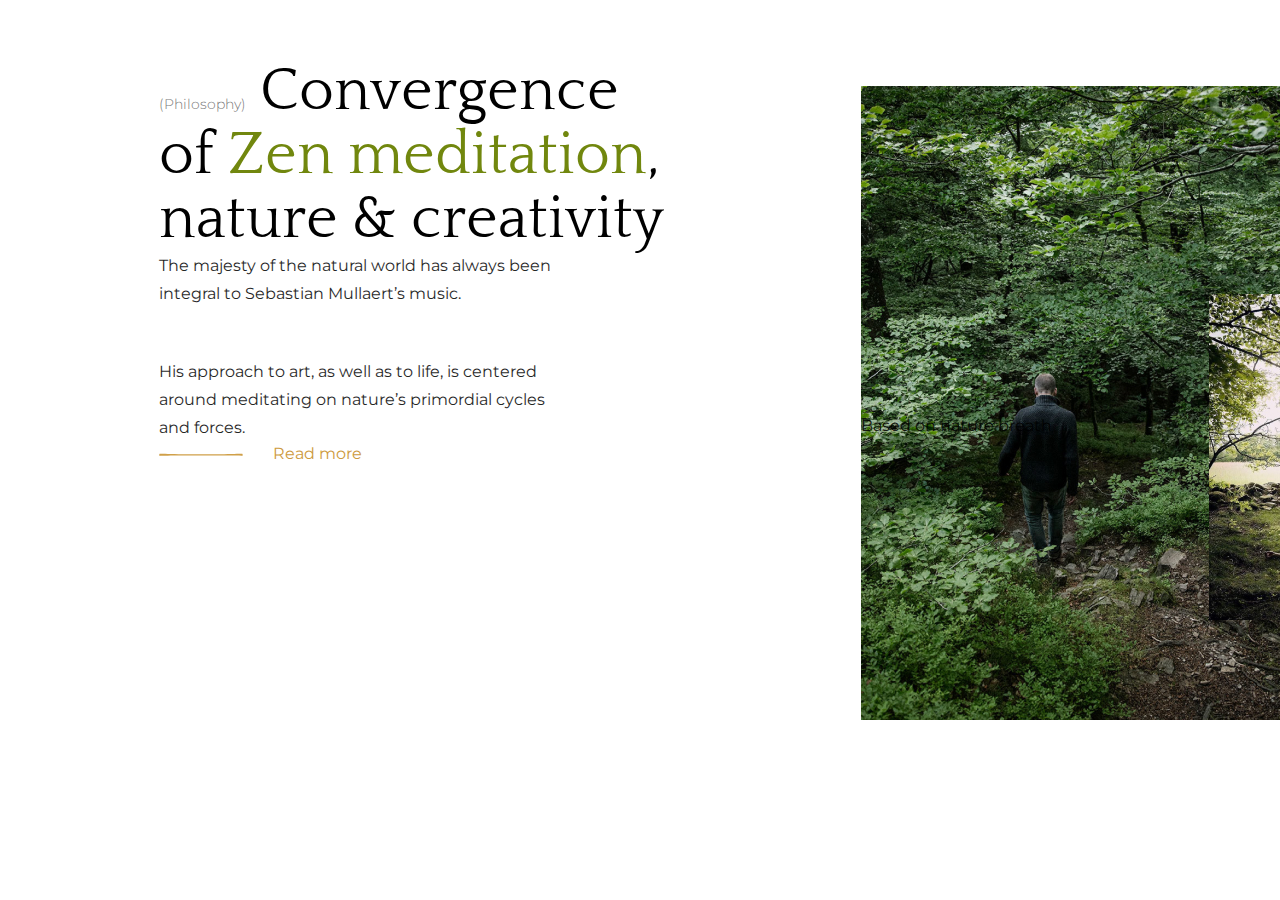
<file: 4.1 + 4.2 homeworks/index.html>
<!DOCTYPE html>
<html lang="en">
<head>
    <meta charset="UTF-8">
    <link rel="stylesheet" href="styles/styles.css">
    <link rel="preconnect" href="https://fonts.googleapis.com"><link rel="preconnect" href="https://fonts.gstatic.com" crossorigin><link href="https://fonts.googleapis.com/css2?family=Montserrat:wght@300&family=Quattrocento:wght@400;700&display=swap" rel="stylesheet">
    <meta http-equiv="X-UA-Compatible" content="IE=edge">
    <meta name="viewport" content="width=device-width, initial-scale=1.0">
    <title>4.1 + 4.2 Dima`s Homework</title>
</head>
<body>
    <div class="container-l">
        <section class="container-m text-section mobile-hidden">
            <div>
                <h1><span class="philosophy-span">(Philosophy)</span>   Convergence <br>of <span class="zen-span">Zen meditation</span>, <br>nature & creativity</h1>
            </div>
            <div class="desktop-p-container">
                <p>The majesty of the natural world has always been integral to Sebastian Mullaert’s music. </p>
                <p>His approach to art, as well as to life, is centered around meditating on nature’s primordial cycles and forces.</p>
            </div>
            <div class="read-more">
                <div class="svg-wrapper">
                    <svg width="84" height="3" viewBox="0 0 84 3" fill="none" xmlns="http://www.w3.org/2000/svg">
                        <path d="M0.624001 0.847998C1.776 0.911999 8.112 1.008 19.632 1.136C31.216 1.264 39.088 1.328 43.248 1.328C47.088 1.328 54.384 1.264 65.136 1.136C75.952 1.008 81.968 0.911999 83.184 0.847998C83.504 0.975998 83.664 1.296 83.664 1.808C83.728 2.256 83.6 2.64 83.28 2.96C82 2.832 76.56 2.704 66.96 2.576C57.36 2.448 49.456 2.384 43.248 2.384C38.512 2.384 30.512 2.448 19.248 2.576C8.048 2.704 1.872 2.832 0.72 2.96C0.4 2.832 0.24 2.512 0.24 2C0.24 1.424 0.368001 1.04 0.624001 0.847998Z" fill="#D0A049"/>
                        </svg>                        
                </div>
                <a href="***">Read more</a>
            </div>
        </section>

        <!-- test git -->


        <!-- asdasdsadsadasdsadsa-->
        <!-- asdgvbbbbbbbb-->

        <!-- asdasdasddd-->

        <section class="container-m photo-section mobile-hidden">
            <div class="photo-boxes">
                <div class="photo-container">
                        <img class="photo-big" src="images/image 52.jpg" alt="main-photo" width="464" height="634">
                        <img class="photo-mid" src="images/image 116.jpg" alt="sec-photo" width="260" height="326">
                        <!--This is a comment. Comments are not displayed in the browser
                        <picture>
                            <source srcset="image 52" media="(min-width: 768px)">
                            <img src="images/image 52-m.jpg" alt="" width="464" height="634">
                        </picture>
                        -->
                </div>
            </div>
            <div class="photo-text">
                <p>Based on nature breath</p>
            </div>
        </section>
    </div>  

    <section class="desktop-hidden mobile-container">
        <div>
            <h1>Convergence <br>of <span class="zen-span">Zen <br>meditation</span>, <br>nature & <br>creativity</h1>
        </div>
        <div>
            <p>The majesty of the natural world has always been integral to Sebastian Mullaert’s music. </p>
            <p>His approach to art, as well as to life, is centered around meditating on nature’s primordial cycles and forces.</p>
        </div>
        <div class="read-more-mobile">
            <svg width="84" height="3" viewBox="0 0 84 3" fill="none" xmlns="http://www.w3.org/2000/svg">
                <path d="M0.624001 0.847998C1.776 0.911999 8.112 1.008 19.632 1.136C31.216 1.264 39.088 1.328 43.248 1.328C47.088 1.328 54.384 1.264 65.136 1.136C75.952 1.008 81.968 0.911999 83.184 0.847998C83.504 0.975998 83.664 1.296 83.664 1.808C83.728 2.256 83.6 2.64 83.28 2.96C82 2.832 76.56 2.704 66.96 2.576C57.36 2.448 49.456 2.384 43.248 2.384C38.512 2.384 30.512 2.448 19.248 2.576C8.048 2.704 1.872 2.832 0.72 2.96C0.4 2.832 0.24 2.512 0.24 2C0.24 1.424 0.368001 1.04 0.624001 0.847998Z" fill="#D0A049"/>
                </svg>
            <a href="***">Read more</a>
        </div>
        <div>
            <img class="photo-big-mobile" src="images/image 52-m.jpg" alt="main-photo-mobile" width="320" height="506">
            <img class="photo-mid-mobile" src="image 116-m.jpg" alt="sec-photo-mobile" width="217" height="295">
        </div>
    </section>
    
</body>
</html>
</file>
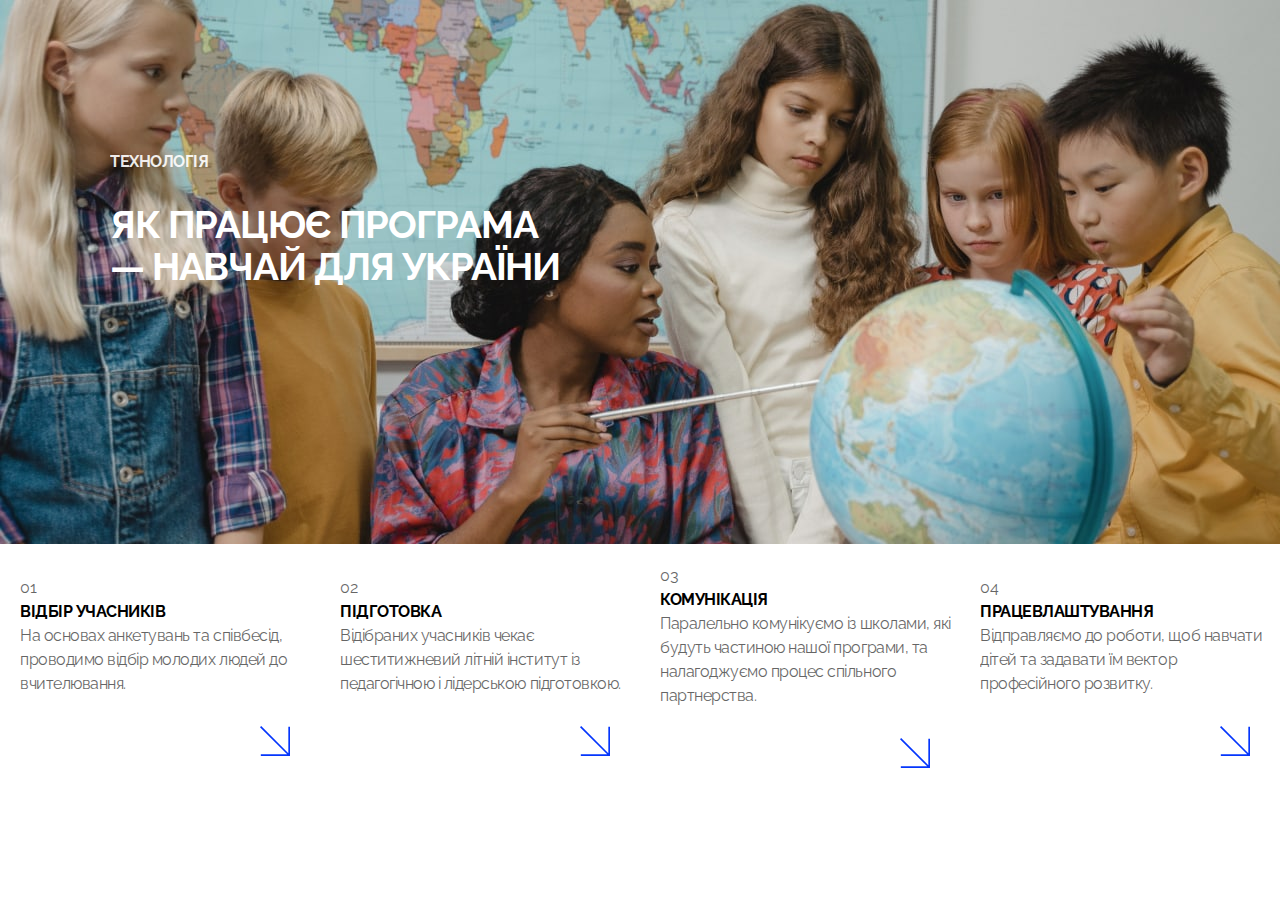
<file: flex + grids/index.html>
<!DOCTYPE html>
<html lang="en">
<head>
    <meta charset="UTF-8">
    <link rel="stylesheet" href="styles/styles.css">
    <link rel="preconnect" href="https://fonts.googleapis.com"><link rel="preconnect" href="https://fonts.gstatic.com" crossorigin><link href="https://fonts.googleapis.com/css2?family=Raleway:wght@400;700&display=swap" rel="stylesheet">
    <meta http-equiv="X-UA-Compatible" content="IE=edge">
    <meta name="viewport" content="width=device-width, initial-scale=1.0">
    <title>FLEX + GRID</title>
</head>
<body>
    <div class="header">
        <div class="container-m header-container">
            <p>технологія</p>
            <h1>як працює програма <br/>— навчай для україни</h1>
        </div>
    </div>
    <div class="container-l">
        <div class="footer">
            <div class="footer-box">
                <p>01</p>
                <h2>відбір учасників</h2>
                <p>На основах анкетувань та співбесід, проводимо відбір молодих людей до вчителювання.</p>
                <div class="svg-wrapper">
                    <svg width="30" height="30" viewBox="0 0 30 30" fill="none" xmlns="http://www.w3.org/2000/svg">
                    <path d="M28.3323 0.821581V27.1472L1.17904 0L0 1.17881L27.1591 28.3327H0.815904V30H28.3323H30V28.3327V0.821581H28.3323Z" fill="#0536FC"/>
                    </svg>   
                </div>             
            </div>
            <div class="footer-box">
                <p>02</p>
                <h2>підготовка</h2>
                <p>Відібраних учасників чекає шеститижневий літній інститут із педагогічною і лідерською підготовкою.</p>
                <div class="svg-wrapper">
                    <svg width="30" height="30" viewBox="0 0 30 30" fill="none" xmlns="http://www.w3.org/2000/svg">
                    <path d="M28.3323 0.821581V27.1472L1.17904 0L0 1.17881L27.1591 28.3327H0.815904V30H28.3323H30V28.3327V0.821581H28.3323Z" fill="#0536FC"/>
                    </svg>   
                </div>   
            </div>
            <div class="footer-box">
                <p>03</p>
                <h2>комунікація </h2>
                <p>Паралельно комунікуємо із школами, які будуть частиною нашої програми, та налагоджуємо процес спільного партнерства.</p>
                <div class="svg-wrapper">
                    <svg width="30" height="30" viewBox="0 0 30 30" fill="none" xmlns="http://www.w3.org/2000/svg">
                    <path d="M28.3323 0.821581V27.1472L1.17904 0L0 1.17881L27.1591 28.3327H0.815904V30H28.3323H30V28.3327V0.821581H28.3323Z" fill="#0536FC"/>
                    </svg>   
                </div>   
            </div>
            <div class="footer-box">
                <p>04</p>
                <h2>працевлаштування</h2>
                <p>Відправляємо до роботи, щоб навчати дітей та задавати їм вектор професійного розвитку.</p>
                <div class="svg-wrapper">
                    <svg width="30" height="30" viewBox="0 0 30 30" fill="none" xmlns="http://www.w3.org/2000/svg">
                    <path d="M28.3323 0.821581V27.1472L1.17904 0L0 1.17881L27.1591 28.3327H0.815904V30H28.3323H30V28.3327V0.821581H28.3323Z" fill="#0536FC"/>
                    </svg>   
                </div>   
            </div>
        </div>
    </div>
</body>
</html>
</file>
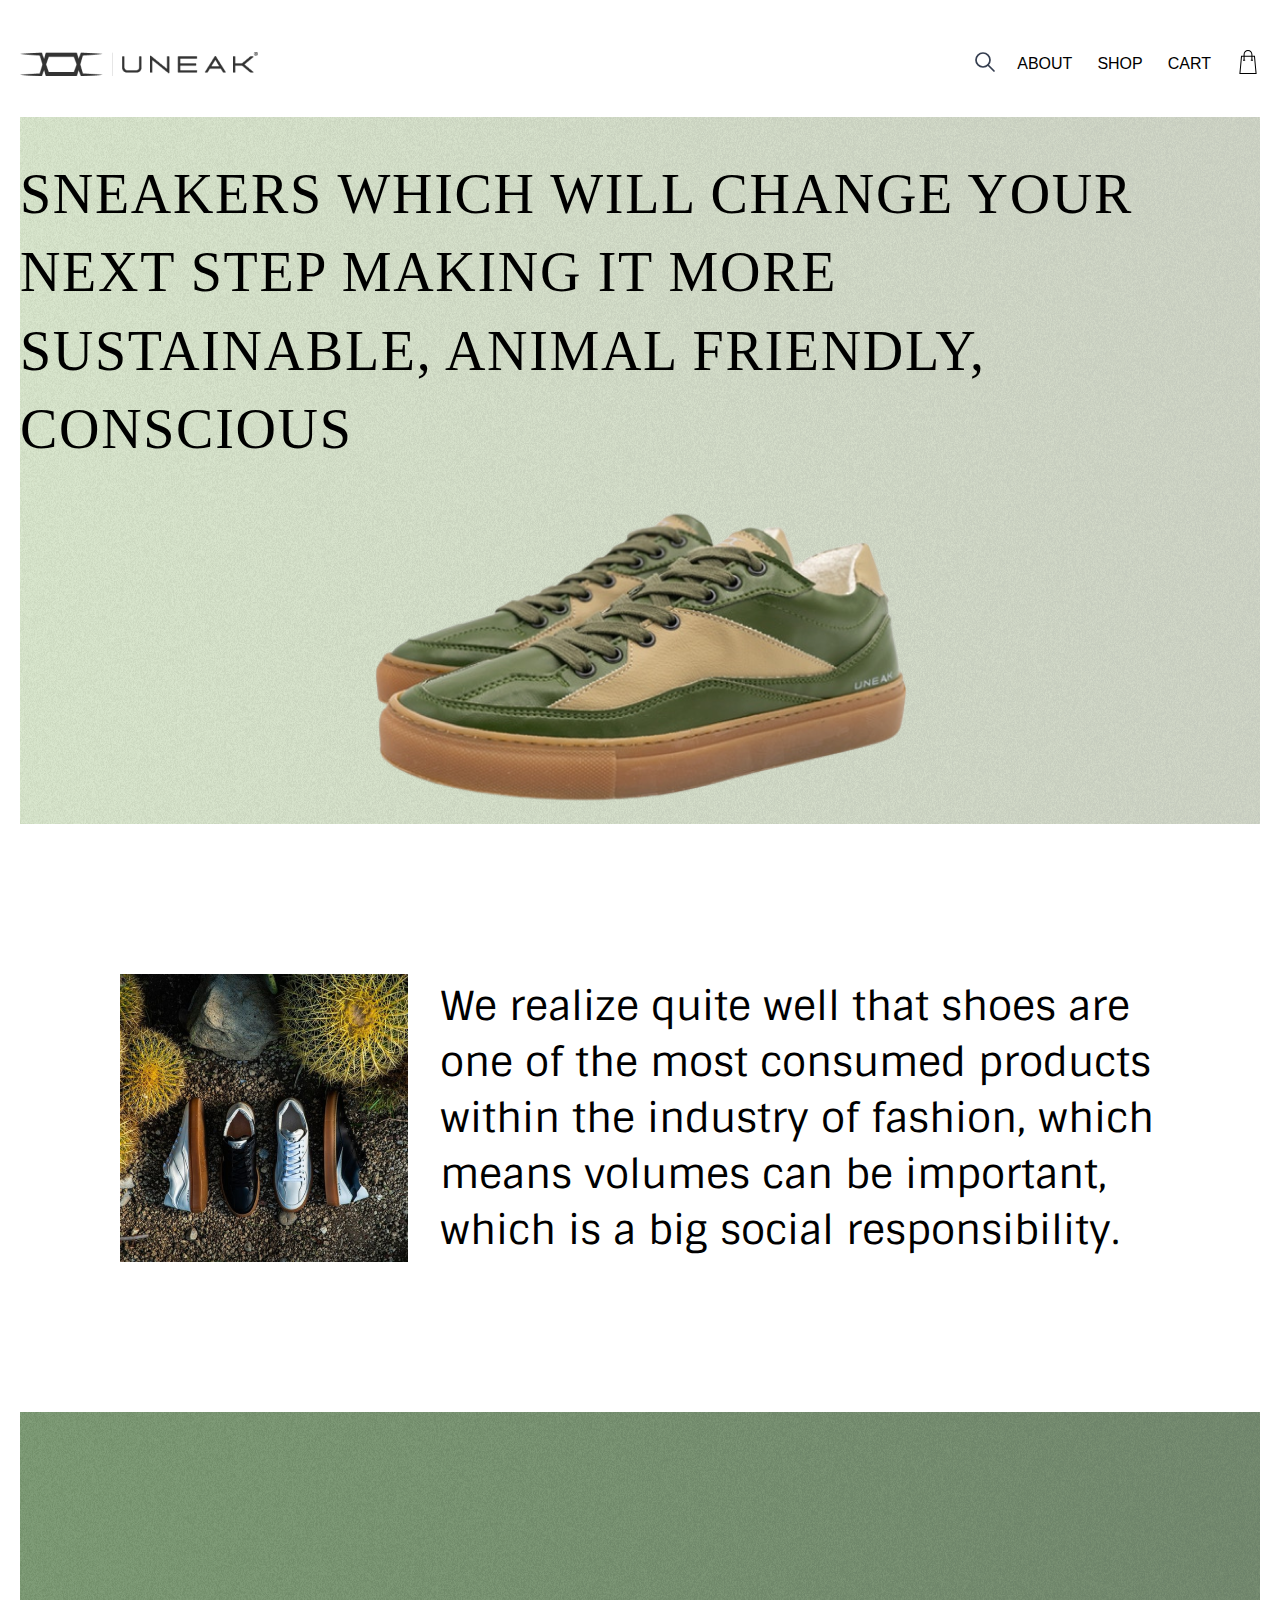
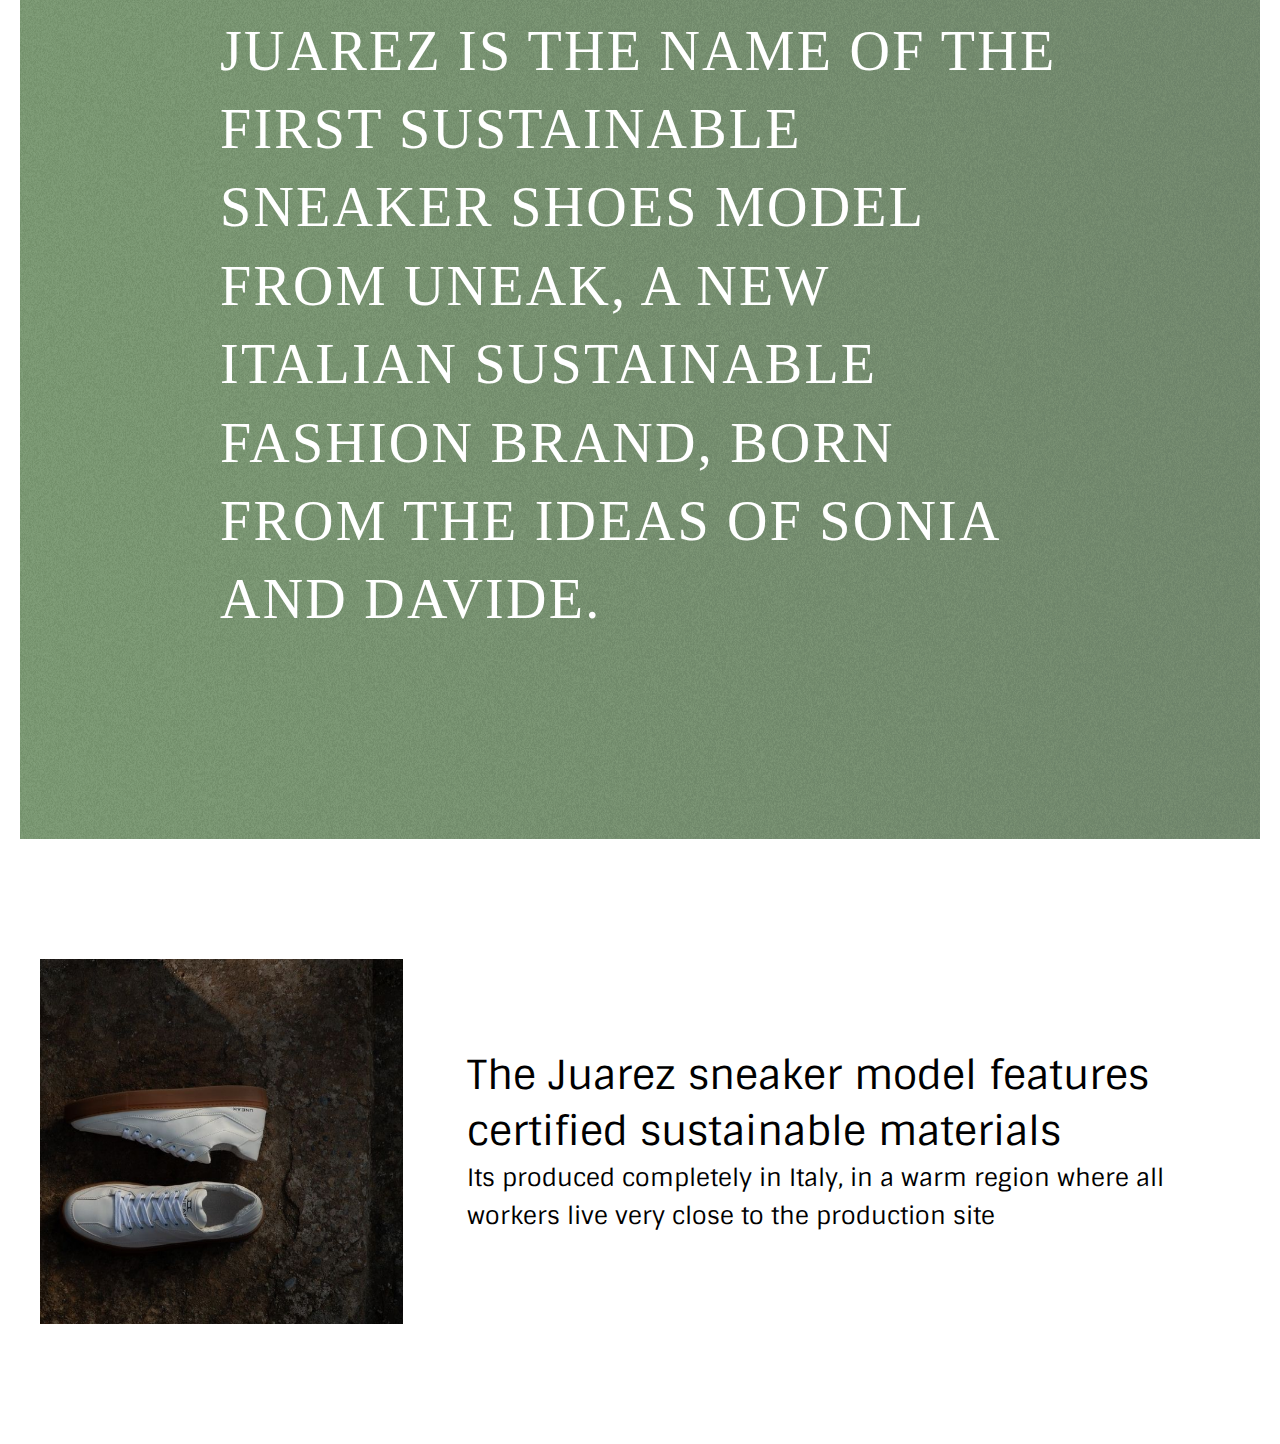
<file: Кроссы адаптив NEW/index.html>
<!DOCTYPE html>
<html>
	<head>
		<meta charset="UTF-8">
    <meta name="viewport" content="width=device-width, initial-scale=1">
		<link rel="stylesheet" href="styles/styles.css">
		<title>кроссы адаптив нерабочие</title>
    <link rel="preconnect" href="https://fonts.googleapis.com"><link rel="preconnect" href="https://fonts.gstatic.com" crossorigin><link href="https://fonts.googleapis.com/css2?family=Montserrat:ital,wght@0,400;1,700&display=swap" rel="stylesheet">
    <link rel="preconnect" href="https://fonts.googleapis.com"><link rel="preconnect" href="https://fonts.gstatic.com" crossorigin><link href="https://fonts.googleapis.com/css2?family=Sintony:wght@400;700&display=swap" rel="stylesheet">
	</head>
  <body>
    <header>
      <div class="container header-wrapper">
        <div class="desktop-hidden mobile-button">
          <button>MENU</button>
        </div>
        <figure class="logo">
          <img src="images/cross2.png" alt="logo" width="238" height="24">
        </figure>
        <div class="mobile-hidden">
          <nav class="header-navigation">
            <button class="action-button">
              <svg width="24" height="24" viewBox="0 0 24 24" fill="none" xmlns="http://www.w3.org/2000/svg">
                <path d="M10 17C13.866 17 17 13.866 17 10C17 6.13401 13.866 3 10 3C6.13401 3 3 6.13401 3 10C3 13.866 6.13401 17 10 17Z" stroke="#353E50" stroke-width="1.7" stroke-linecap="round" stroke-linejoin="round"/>
                <path d="M15 15L21 21" stroke="#353E50" stroke-width="1.7" stroke-linecap="round" stroke-linejoin="round"/>
                </svg>                           
            </button>
            <ul>
              <li><a href="***">ABOUT</a></li>
              <li><a href="***">SHOP</a></li>
              <li><a href="***">CART</a></li>
              <button class="action-button">
                <svg width="24" height="24" viewBox="0 0 24 24" fill="none" xmlns="http://www.w3.org/2000/svg">
                  <path d="M18.942 5.62697H16.4197V4.41967C16.4197 1.98269 14.437 0 12 0C9.56301 0 7.58032 1.98269 7.58032 4.41967V5.62697H5.05802L3.35358 24H20.6465L18.942 5.62697ZM8.60159 4.41967C8.60159 2.54571 10.126 1.02127 12 1.02127C13.8741 1.02127 15.3984 2.54571 15.3984 4.41967V5.62697H8.60159V4.41967ZM5.98853 6.64824H7.58027V9.64771H6.99683V10.669H9.18494V9.64771H8.60154V6.64824H15.3984V9.64771H14.8149V10.669H17.0032V9.64771H16.4197V6.64824H18.0115L19.5264 22.9787H4.47359L5.98853 6.64824Z" fill="black"/>
                  </svg>                
              </button>
            </ul>
          </nav>
        </div>
        <div class="desktop-hidden mobile-cart">
          <a href="***">CART</a>
        </div>
      </div>
    </header>
    <div class="container ">
      <section class="section1">
        <h1 class="main-title">Sneakers which will change your next step making <span class="mobile-hidden">
         it more sustainable, animal friendly, conscious</span></h1>
        <figure>
          <img src="images/cross1.png" alt="sneakers-photo" class="photo1" width="533" height="355">
        </figure>
        <p class="main-title desktop-hidden">it more sustainable, animal friendly, conscious</p>
      </section>
    </div>
    <div class="container">
      <section class="section2">
        <img src="images/cross5.png" alt="shoes-photo" class="photo2" width="288" height="288">
        <p>We realize quite well that shoes are one of the most consumed products within the industry of fashion, which means volumes can be important, which is a big social responsibility.</p>
      </section>
    </div>
    <div class="container">
      <section class="section3">
        <p>Juarez is the name of the first sustainable sneaker shoes model from UNEAK, a new italian sustainable fashion brand, born from the ideas of Sonia and Davide.</p>
      </section>
    </div>
    <div class="container">
      <section class="section4">
        <div>
          <img src="images/cross6.png" alt="shoes-photo" class="photo3" width="606" height="608">
        </div>
        <div>
          <p class="p1">The Juarez sneaker model features certified sustainable materials</p>
          <p class="p2">Its produced completely in Italy, in a warm region where all workers live very close to the production site</p>
        </div>
      </section>
    </div>
  </body>
</html>
</file>
<file: 4.1 + 4.2 homeworks/styles/styles.css>
/* Genaral */

* {
    box-sizing: border-box;
    padding: 0;
    margin: 0;
}

/*

body {
    font-family: 'Montserrat', sans-serif;
    font-family: 'Quattrocento', serif;
 }

 */
.container-l {
    max-width: 1440px;
    margin-left: auto;
    margin-right: auto;
    padding-left: 60px;
    padding-right: 60px;
    padding-top: 60px;
    display: flex;
    flex-direction: row;
    flex-wrap: nowrap;
    align-items: center;
    justify-content: center;
}

.container-m {
    max-width: 660px;
    margin-left: auto;
    margin-right: auto;
}

img {
    max-width: 100%;
    height: auto;
    display: block;

}

/* Genaral */

.photo-big {
    position: absolute;
}

.photo-mid {
    position: relative;
    top: 208px;
    left: 348px;
}

.container-l h1 {
    font-family: 'Quattrocento', serif;
    font-style: normal;
    font-weight: 300;
    font-size: 60px;
    line-height: 64px;
    color: #000000;
}

.container-l p {
    font-family: 'Montserrat', sans-serif;
    font-size: 16px;
    line-height: 28px;
    color: #000000;
    opacity: 0.85;
}

.desktop-p-container {
    max-width: 396px;
    display: flex;
    flex-direction: column;
    gap: 50px;
}

.container-l a {
    text-decoration: none;
    font-family: 'Montserrat', sans-serif;
    font-size: 16px;
    line-height: 24px;
    color: #CD9A3D;
}

.read-more {
    display: flex;
    flex-direction: row;
    gap: 30px;
}

.philosophy-span {
    font-family: 'Montserrat', sans-serif;
    font-size: 14px;
    line-height: 21px;
    text-transform: capitalize;
    color: #000000;
    opacity: 0.55;
}

.zen-span {
    color: #71870E;
}

@media (min-width: 768px) {

    .desktop-hidden {
        display: none;
    }
}

@media (max-width: 768px) {

    .mobile-hidden {
        display: none;
    }
}

.mobile-container {
    max-width: 768px;
    margin-left: 10px;
    margin-right: 10px;
}

.photo-big-mobile {
    position: absolute;
}

.photo-mid-mobile {
    position: relative;
    left: 103px;
    top: 278px;

}

.mobile-container h1 {
    text-align: center;
    font-family: 'Quattrocento', serif;
    font-style: normal;
    font-weight: 300;
    font-size: 40px;
    line-height: 44px;
    text-align: center;
    color: #000000;
    padding-bottom: 26px;
}

.mobile-container p {
    text-align:justify;
    font-family: 'Montserrat', sans-serif;
    font-style: normal;
    font-weight: 400;
    font-size: 16px;
    line-height: 28px;
    color: #000000;
    opacity: 0.85;
    padding-bottom: 51px;
}

.read-more-mobile {
    display: flex;
    justify-content: right;
    align-items: center;
    gap: 31px;
}

.read-more-mobile a {
    text-decoration: none;
    font-family: 'Montserrat', sans-serif;
    font-style: normal;
    font-weight: 400;
    font-size: 16px;
    line-height: 24px;
    color: #CD9A3D;
}
</file>
<file: flex + grids/styles/styles.css>
/* Genaral */

* {
    box-sizing: border-box;
    padding: 0;
    margin: 0;
}

body {
    font-family: 'Raleway', sans-serif;
}

.container-m {
    max-width: 1100px;
    margin-left: auto;
    margin-right: auto;
    padding-left: 20px;
    padding-right: 20px;
}

.container-l {
    max-width: 1440px;
    margin-left: auto;
    margin-right: auto;
}

/* Genaral */

.header{
    background-image: url(../images/photo.jpg);
    background-size: cover;
    max-height: 580px;
}

.header-container {
    padding-top: 150px;
    padding-bottom: 20%;
}

@media (max-width:768px) {
    .header-container{ 
    padding-top: 36px;
    padding-bottom: 36px;
    }
}

.header p {
    margin-bottom: 30px;
}

.footer {
    display: flex;
    flex-wrap: wrap;
}

.footer-box {
    display: flex;
    flex-direction: column;
    justify-content: center;
    padding-left: 20px;
    padding-top: 20px;
    color: black;
    flex-grow: 1;
    flex-basis: 25%;
}

@media (max-width: 768px) {
    .footer-box {
        flex-basis: 50%;
    }
}

@media (max-width: 400px) {
    .footer-box {
        flex-basis: 100%;
    }
}

.header p {
    font-style: normal;
    font-weight: 700;
    font-size: 16px;
    line-height: 24px;
    letter-spacing: -0.03em;
    text-transform: uppercase;
    color: #FFFFFF;
    opacity: 0.9;
}

.header h1 {
    font-style: normal;
    font-weight: 700;
    font-size: 38px;
    line-height: 42px;
    letter-spacing: -0.03em;
    text-transform: uppercase;
    color: #FFFFFF;
}

.footer p {
    font-style: normal;
    font-weight: 400;
    font-size: 16px;
    line-height: 24px;
    letter-spacing: -0.03em;
    opacity: 0.6;
}

.footer h2 {
    font-style: normal;
    font-weight: 700;
    font-size: 16px;
    line-height: 24px;
    letter-spacing: -0.03em;
    text-transform: uppercase;
}

svg {
    margin: 30px;
}

.svg-wrapper {
    margin-left: auto;
    background-color: #FFFFFF;
  
    
}

.footer-box:hover {
    background-color: blue;
}

.footer-box:hover p, .footer-box:hover h2 {
    color: #FFFFFF;
}
</file>
<file: Кроссы адаптив NEW/styles/styles.css>
/* */
/* General */
* {
    padding: 0;
    margin: 0;
    box-sizing: border-box;
}

body {
    font-family: 'Tomorrow', sans-serif ;
}

img {
    max-width: 100%;
    height: auto;
    display: block;
}

.container {
    max-width: 1280px;
    margin-left: auto;
    margin-right: auto;
    padding-left: 20px;
    padding-right: 20px;
}

@media (min-width: 768px) {

    .desktop-hidden {
        display: none;
    }
}

@media (max-width: 768px) {

    .mobile-hidden {
        display: none;
    }
}

.mobile-button button {
    background-color: inherit;
    border: none;
    cursor: pointer;
    font-family: 'Tomorrow';
    font-style: normal;
    font-weight: 400;
    font-size: 16px;
    line-height: 130%;
    letter-spacing: 0.04em;
    color: #000000;
}

.mobile-cart a {
    text-decoration: none;
    font-family: 'Tomorrow';
    font-style: normal;
    font-weight: 400;
    font-size: 16px;
    line-height: 130%;
    letter-spacing: 0.04em;
    color: #000000;
}
/* Header */

header {
    padding-top: 50px;
    padding-bottom: 40px;
}

.header-wrapper {
    display: flex;
    justify-content: space-between;
    align-items: center;
    height: 100%;
}

.header-navigation {
    display: flex;
    gap: 20px;
}

.header-navigation ul {
    display: flex;
    gap: 25px;
    list-style-type: none;
    align-items: center;
}

.header-navigation ul li a {
    text-decoration: none;
    color: black;
}

.action-button {
    cursor: pointer;
    font-family: inherit;
    padding: 0;
    border: none;
    background: none;
}

.section1 {
    background-color: #e6ece0;
    background-image:url(../images/Rectangle-2.png);
    display: flex;
    flex-direction: column;
    align-items: center;
    padding-top: 38px;
}

.section1 .main-title {
    font-family: 'Tomorrow';
    font-style: normal;
    font-weight: 400;
    font-size: 56px;
    line-height: 140%;
    letter-spacing: 0.03em;
    text-transform: uppercase;
    color: #000000;
}

.section2 {
    padding: 150px 100px;
    display: flex;
    flex-shrink: 0;
    /* flex-direction: row; */
    align-items: center;
    gap: 32px;
}

.section2 p {
    font-family: 'Sintony';
    font-style: normal;
    font-weight: 400;
    font-size: 40px;
    line-height: 140%;
    color: #000000;
}

.section3 {
    background-color: #7e967c;
    padding: 200px;
    background-image:url(../images/Rectangle-2.png);
}

.section3 p {
    font-family: 'Tomorrow';
    font-style: normal;
    font-weight: 400;
    font-size: 56px;
    line-height: 140%;
    letter-spacing: 0.04em;
    text-transform: uppercase;
    color: #FFFFFF;
}

.section4 {
    display: flex;
    /* flex-direction: row; */
    align-items: center;
    gap: 64px;
    padding: 120px 20px;
}



.p1 {
    font-family: 'Sintony';
    font-style: normal;
    font-weight: 400;
    font-size: 40px;
    line-height: 140%;
}

.p2 {
    font-family: 'Sintony';
    font-style: normal;
    font-weight: 400;
    font-size: 24px;
    line-height: 160%;
}

.section2 {
    flex-direction: row;
}

.section4 {
    flex-direction: row;
}  

@media screen and (max-width: 768px) {

    header {
        padding-top: 20px;
        padding-bottom: 20px;
    }

    .logo {
        width: 140px;
    }

    .section1 {
        padding: 50px 20px;
    }
    .section1 .main-title{
        font-size: 26px;
    }

    .section2 {
        flex-direction: column;
        padding: 30px 20px;
    }
    
    .section3 {
        padding: 40px;
    }

    .section2 p {
        font-size: 20px;
    }

    .section3 p {
        font-size: 24px;
    }

    .section4 {
        flex-direction: column;
        padding: 24px 20px;
    }

    .p1 {
        font-size: 24px;
    }

    .p2 {
        font-size: 20px;
    }
}
</file>
